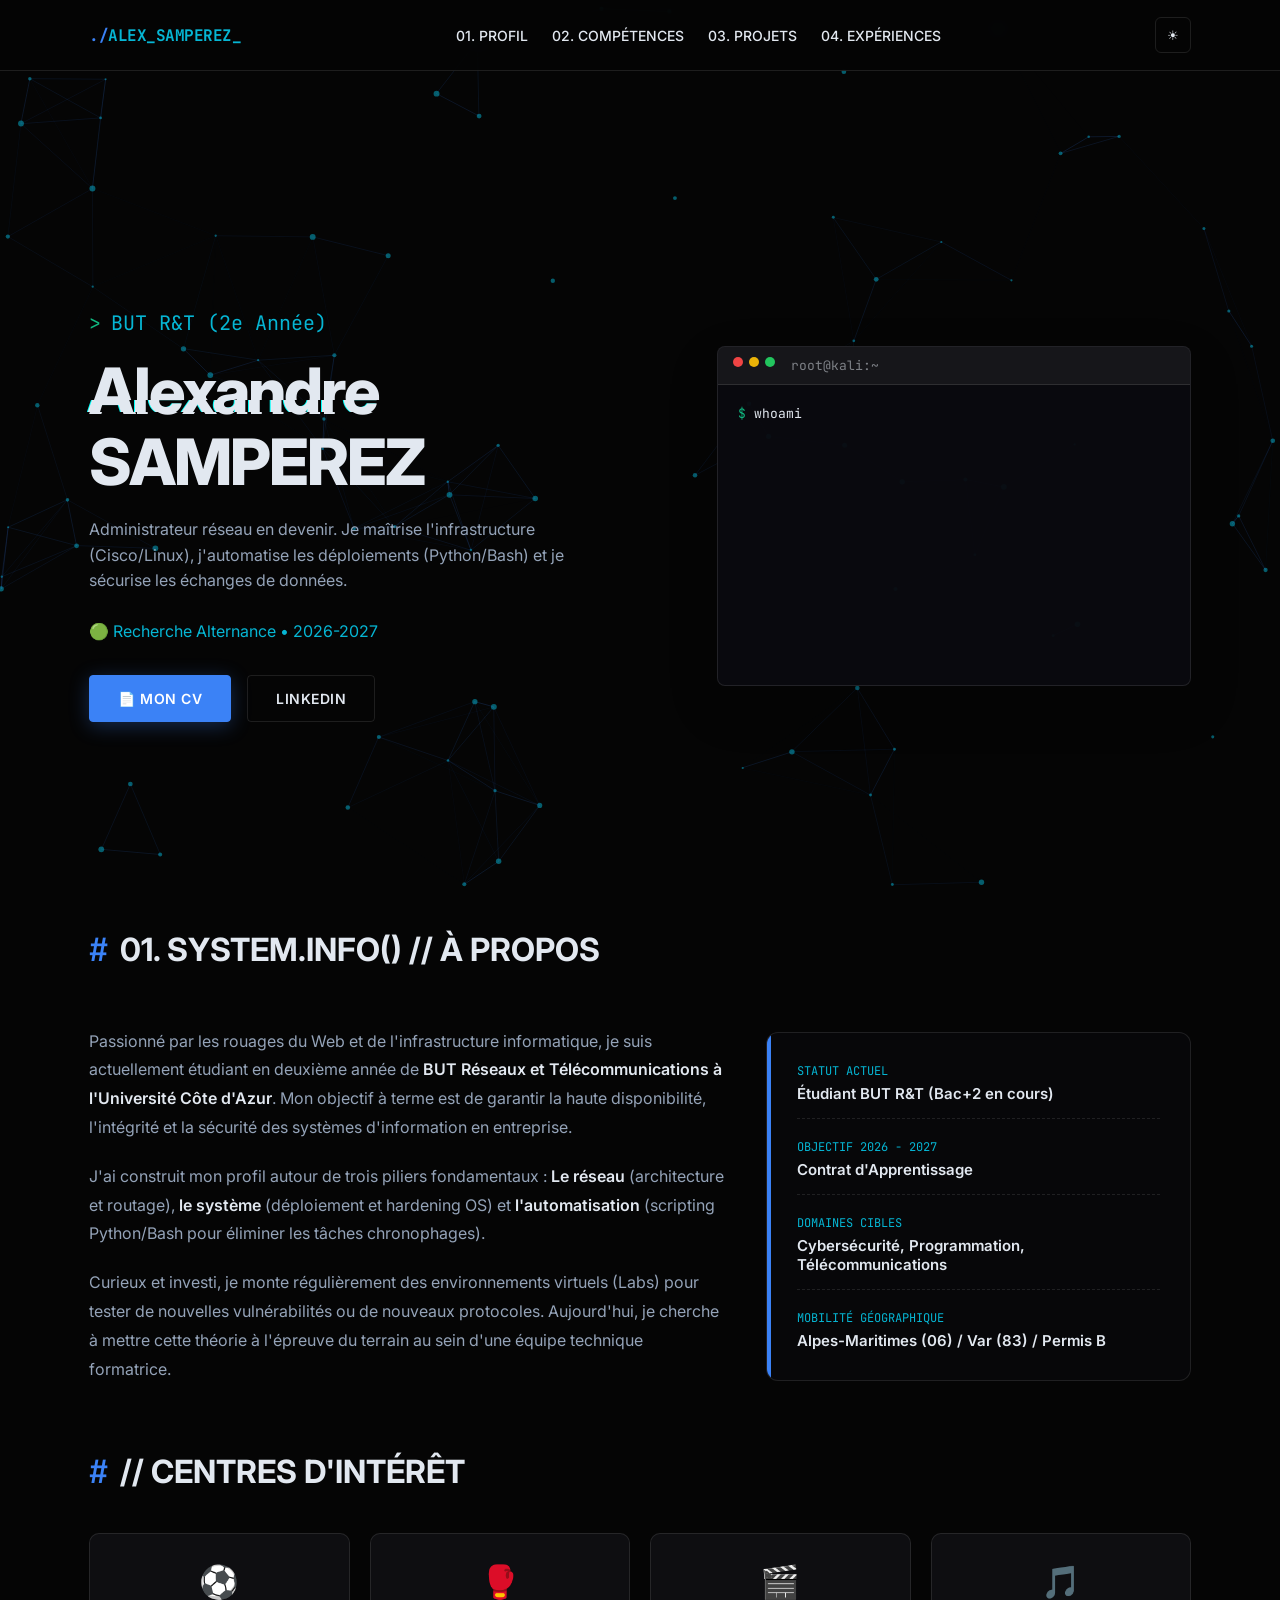
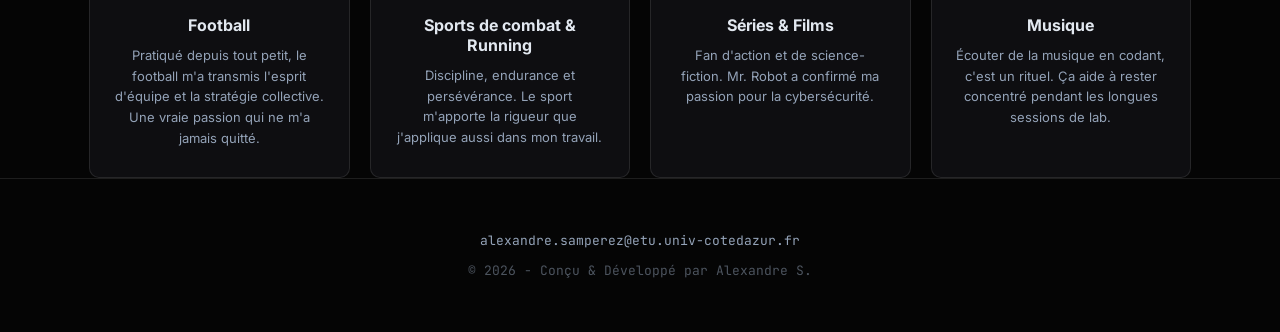
<file: index.html>
<!DOCTYPE html>
<html lang="fr" data-theme="dark">
<head>
  <meta charset="utf-8" />
  <meta name="viewport" content="width=device-width,initial-scale=1" />
  <title>Portfolio – Alexandre SAMPEREZ | R&T</title>
  <meta name="description" content="Portfolio Alexandre SAMPEREZ – BUT R&T – Réseaux, Systèmes & Cybersécurité">
  <link href="https://fonts.googleapis.com/css2?family=JetBrains+Mono:wght@400;700&family=Inter:wght@400;600;800&display=swap" rel="stylesheet">
  <link rel="icon" type="image/png" href="favicon.png"> 
  <link rel="stylesheet" href="style.css">
</head>
<body>
  <canvas id="network-canvas"></canvas>

  <header>
    <div class="container nav">
      <div class="brand">
        <span style="color:var(--pri)">./</span>ALEX_SAMPEREZ<span class="cursor">_</span>
      </div>
      <nav class="navlinks">
        <a href="index.html">01. PROFIL</a>
        <a href="competences.html">02. COMPÉTENCES</a>
        <a href="projects.html">03. PROJETS</a>
        <a href="experiences.html">04. EXPÉRIENCES</a>
      </nav>
      <div class="header-actions">
        <button id="themeToggle" class="btn-icon" title="Changer le thème">☀</button>
        <button class="burger" id="burger" aria-label="Menu">
          <span></span><span></span><span></span>
        </button>
      </div>
    </div>
  </header>

  <main>
    <section class="hero container">
      <div class="hero-grid">
        <div class="hero-text reveal active">
          <div class="subtitle">BUT R&T (2e Année)</div>
          <h1 class="glitch" data-text="Alexandre SAMPEREZ">Alexandre SAMPEREZ</h1>
          <p class="desc">
            Administrateur réseau en devenir. Je maîtrise l'infrastructure (Cisco/Linux), j'automatise les déploiements (Python/Bash) et je sécurise les échanges de données.
            <br><br>
            <span style="color:var(--accent)">🟢 Recherche Alternance • 2026-2027 </span>
          </p>
          <div class="cta-group">
            <a href="CV_SAMPEREZ_Alexandre.pdf" target="_blank" class="btn btn-pri">📄 MON CV</a>
            <a href="https://linkedin.com/in/alexandresamperez" target="_blank" class="btn btn-sec">LinkedIn</a>
          </div>
        </div>

        <div class="terminal reveal active">
          <div class="terminal-header">
            <div class="dot red"></div><div class="dot yellow"></div><div class="dot green"></div>
            <span style="margin-left:10px; opacity:0.5">root@kali:~</span>
          </div>
          <div class="terminal-body" id="term-body">
            </div>
        </div>
      </div>
    </section>

    <section id="about" class="container" style="padding-top: 20px;">
      <h2 class="reveal">01. SYSTEM.INFO() // À PROPOS</h2>
      
      <div class="about-grid reveal">
        <div class="about-text">
          <p>
            Passionné par les rouages du Web et de l'infrastructure informatique, je suis actuellement étudiant en deuxième année de <strong>BUT Réseaux et Télécommunications à l'Université Côte d'Azur</strong>. Mon objectif à terme est de garantir la haute disponibilité, l'intégrité et la sécurité des systèmes d'information en entreprise.
          </p>
          <p>
            J'ai construit mon profil autour de trois piliers fondamentaux : <strong>Le réseau</strong> (architecture et routage), <strong>le système</strong> (déploiement et hardening OS) et <strong>l'automatisation</strong> (scripting Python/Bash pour éliminer les tâches chronophages).
          </p>
          <p>
            Curieux et investi, je monte régulièrement des environnements virtuels (Labs) pour tester de nouvelles vulnérabilités ou de nouveaux protocoles. Aujourd'hui, je cherche à mettre cette théorie à l'épreuve du terrain au sein d'une équipe technique formatrice.
          </p>
        </div>

        <div class="id-card">
          <div class="id-item">
            <span class="id-label">Statut Actuel</span>
            <span class="id-value">Étudiant BUT R&T (Bac+2 en cours)</span>
          </div>
          <div class="id-item">
            <span class="id-label">Objectif 2026 - 2027</span>
            <span class="id-value">Contrat d'Apprentissage</span>
          </div>
          <div class="id-item">
            <span class="id-label">Domaines cibles</span>
            <span class="id-value">Cybersécurité, Programmation, Télécommunications </span>
          </div>
          <div class="id-item">
            <span class="id-label">Mobilité Géographique</span>
            <span class="id-value">Alpes-Maritimes (06) / Var (83) / Permis B</span>
          </div>
        </div>
      </div>
    </section>

    <section id="passions" class="container" style="padding-top: 20px;">
      <h2 class="reveal">// CENTRES D'INTÉRÊT</h2>

      <div class="passions-grid reveal">
        <div class="passion-card">
          <span class="passion-icon">&#x26BD;</span>
          <h4 class="passion-title">Football</h4>
          <p class="passion-desc">Pratiqué depuis tout petit, le football m'a transmis l'esprit d'équipe et la stratégie collective. Une vraie passion qui ne m'a jamais quitté.</p>
        </div>
        <div class="passion-card">
          <span class="passion-icon">&#x1F94A;</span>
          <h4 class="passion-title">Sports de combat & Running</h4>
          <p class="passion-desc">Discipline, endurance et persévérance. Le sport m'apporte la rigueur que j'applique aussi dans mon travail.</p>
        </div>
        <div class="passion-card">
          <span class="passion-icon">&#x1F3AC;</span>
          <h4 class="passion-title">Séries & Films</h4>
          <p class="passion-desc">Fan d'action et de science-fiction. Mr. Robot a confirmé ma passion pour la cybersécurité.</p>
        </div>
        <div class="passion-card">
          <span class="passion-icon">&#x1F3B5;</span>
          <h4 class="passion-title">Musique</h4>
          <p class="passion-desc">Écouter de la musique en codant, c'est un rituel. Ça aide à rester concentré pendant les longues sessions de lab.</p>
        </div>
      </div>
    </section>

  </main>

  <footer>
    <div class="container">
      <p>alexandre.samperez@etu.univ-cotedazur.fr</p>
      <p style="opacity:0.5; margin-top:10px">© <span id="year"></span> - Conçu & Développé par Alexandre S.</p>
    </div>
  </footer>

  <script src="script.js"></script>
</body>
</html>
</file>
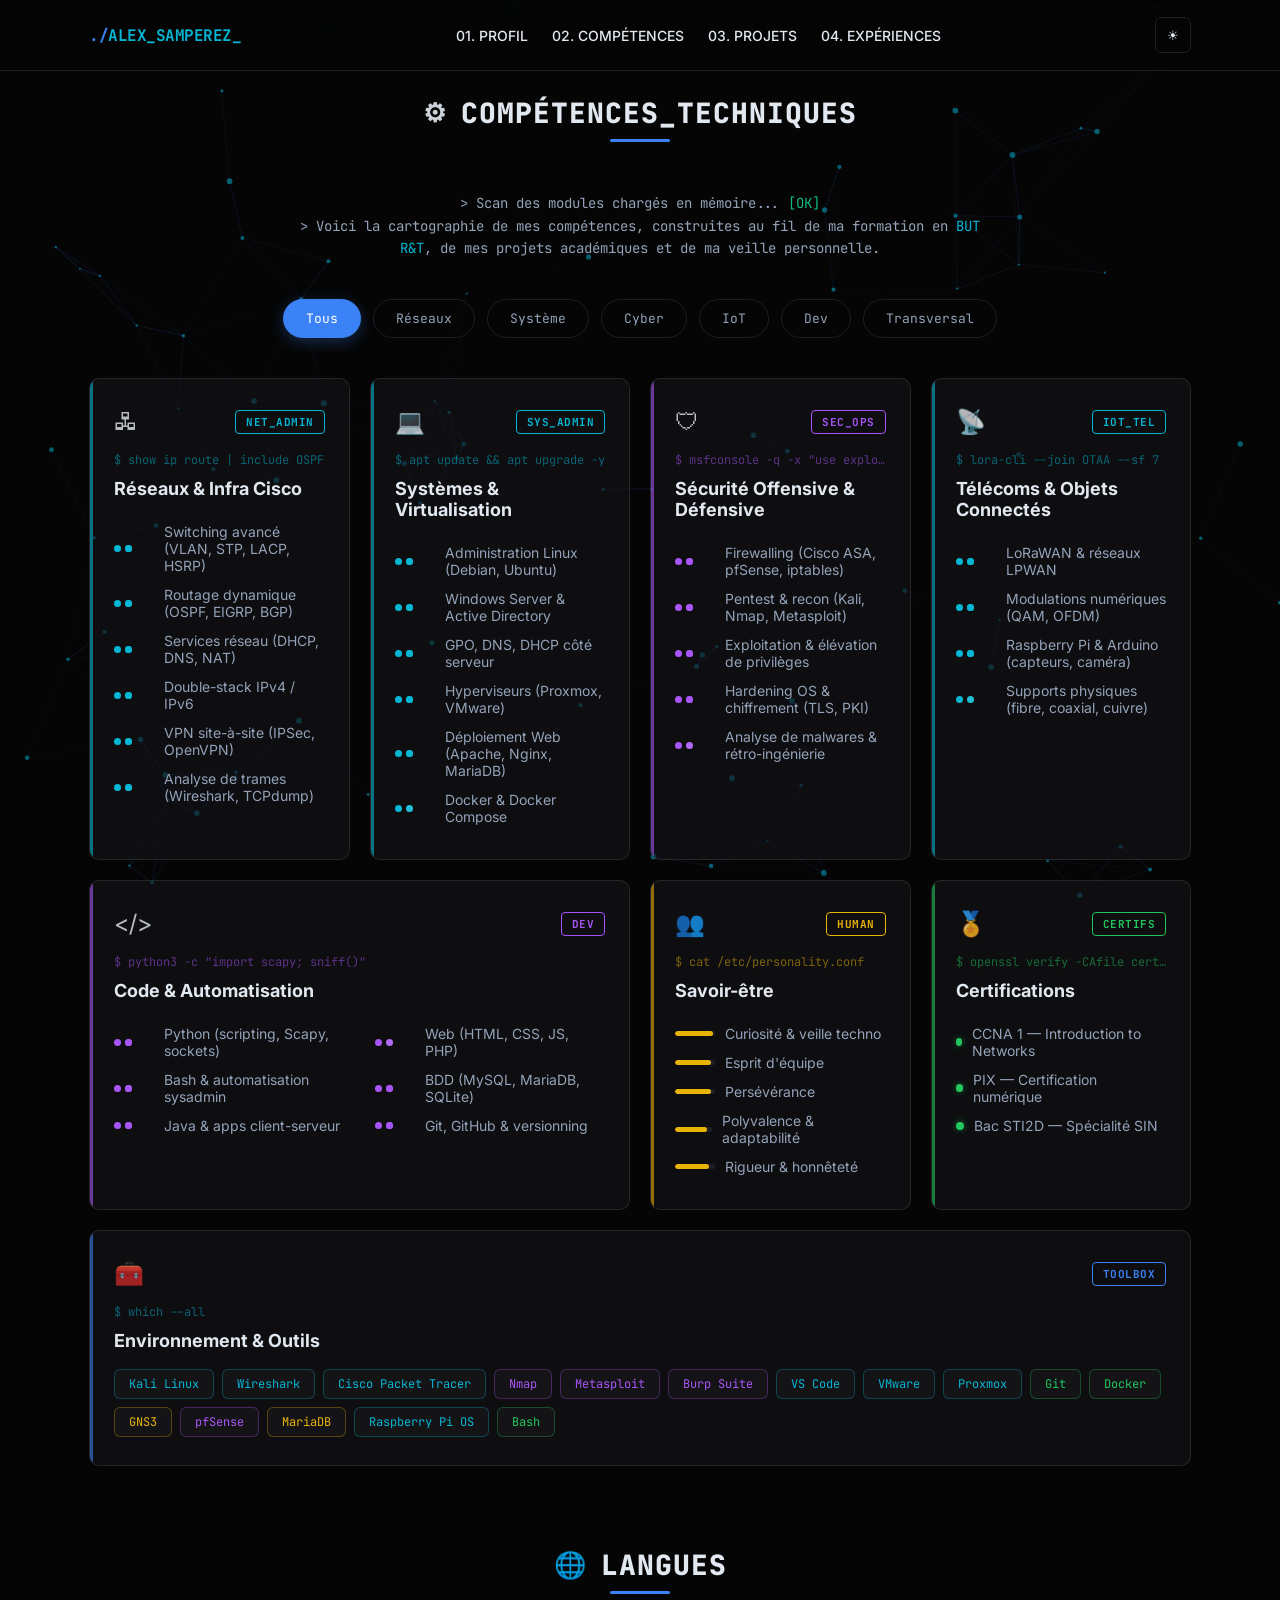
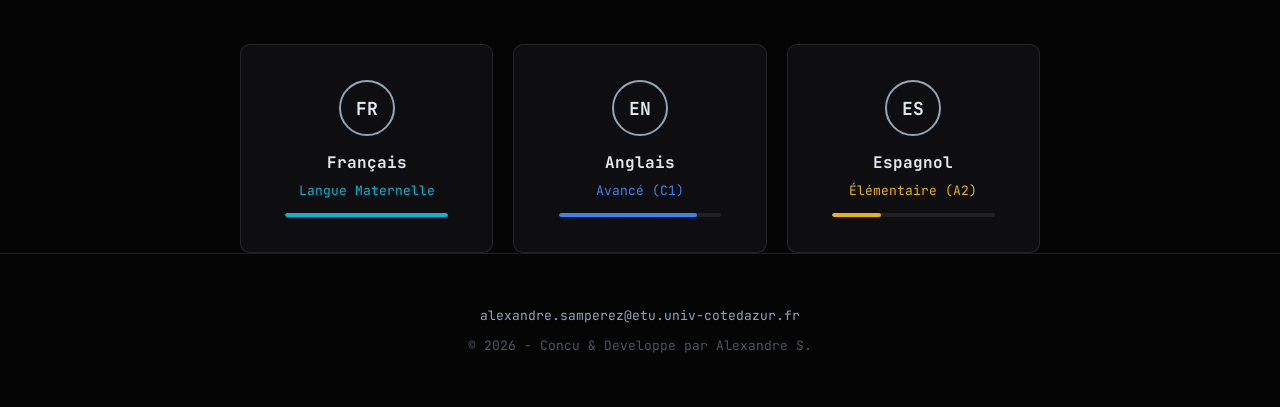
<file: competences.html>
<!DOCTYPE html>
<html lang="fr" data-theme="dark">
<head>
  <meta charset="utf-8" />
  <meta name="viewport" content="width=device-width,initial-scale=1" />
  <title>Competences – Alexandre SAMPEREZ</title>
  <link href="https://fonts.googleapis.com/css2?family=JetBrains+Mono:wght@400;700&family=Inter:wght@400;600;800&display=swap" rel="stylesheet">
  <link rel="icon" type="image/png" href="favicon.png">
  <link rel="stylesheet" href="style.css">
</head>
<body>
  <canvas id="network-canvas"></canvas>

  <header>
    <div class="container nav">
      <div class="brand">
        <span style="color:var(--pri)">./</span>ALEX_SAMPEREZ<span class="cursor">_</span>
      </div>
      <nav class="navlinks">
        <a href="index.html">01. PROFIL</a>
        <a href="competences.html">02. COMP&Eacute;TENCES</a>
        <a href="projects.html">03. PROJETS</a>
        <a href="experiences.html">04. EXP&Eacute;RIENCES</a>
      </nav>
      <div class="header-actions">
        <button id="themeToggle" class="btn-icon" title="Changer le theme">☀</button>
        <button class="burger" id="burger" aria-label="Menu">
          <span></span><span></span><span></span>
        </button>
      </div>
    </div>
  </header>

  <main>
    <section id="skills" class="container">

      <h2 class="section-heading reveal">
        <span class="heading-icon">&#x2699;</span>
        COMP&Eacute;TENCES_TECHNIQUES
      </h2>
      <div class="heading-line"></div>

      <p class="desc reveal" style="margin-bottom: 40px; text-align:center; margin-left:auto; margin-right:auto; max-width:700px; font-family: var(--font-mono); font-size: 14px;">
        &gt; Scan des modules charg&eacute;s en m&eacute;moire... <span style="color:var(--code)">[OK]</span><br>
        &gt; Voici la cartographie de mes comp&eacute;tences, construites au fil de ma formation en <span style="color:var(--accent)">BUT R&amp;T</span>, de mes projets acad&eacute;miques et de ma veille personnelle.
      </p>

      <!-- FILTER BAR -->
      <div class="sk-filter-bar reveal">
        <button class="sk-pill active" onclick="filterSkills('all')">Tous</button>
        <button class="sk-pill" onclick="filterSkills('net')">Réseaux</button>
        <button class="sk-pill" onclick="filterSkills('sys')">Système</button>
        <button class="sk-pill" onclick="filterSkills('cyber')">Cyber</button>
        <button class="sk-pill" onclick="filterSkills('iot')">IoT</button>
        <button class="sk-pill" onclick="filterSkills('dev')">Dev</button>
        <button class="sk-pill" onclick="filterSkills('soft')">Transversal</button>
      </div>

      <!-- SKILLS GRID -->
      <div class="sk-grid reveal">

        <!-- Réseaux & Infra -->
        <div class="sk-card" data-cat="net" data-accent="var(--accent)">
          <div class="sk-card-header">
            <span class="sk-card-icon">&#x1F5A7;</span>
            <span class="sk-badge" style="color:var(--accent); border-color:var(--accent);">NET_ADMIN</span>
          </div>
          <div class="sk-terminal-line">$ show ip route | include OSPF</div>
          <h3 class="sk-card-title">Réseaux & Infra Cisco</h3>
          <ul class="sk-list">
            <li><span class="sk-dots" data-level="4"></span> Switching avancé (VLAN, STP, LACP, HSRP)</li>
            <li><span class="sk-dots" data-level="4"></span> Routage dynamique (OSPF, EIGRP, BGP)</li>
            <li><span class="sk-dots" data-level="4"></span> Services réseau (DHCP, DNS, NAT)</li>
            <li><span class="sk-dots" data-level="3"></span> Double-stack IPv4 / IPv6</li>
            <li><span class="sk-dots" data-level="3"></span> VPN site-à-site (IPSec, OpenVPN)</li>
            <li><span class="sk-dots" data-level="4"></span> Analyse de trames (Wireshark, TCPdump)</li>
          </ul>
        </div>

        <!-- Système & Virtualisation -->
        <div class="sk-card" data-cat="sys" data-accent="var(--accent)">
          <div class="sk-card-header">
            <span class="sk-card-icon">&#x1F4BB;</span>
            <span class="sk-badge" style="color:var(--accent); border-color:var(--accent);">SYS_ADMIN</span>
          </div>
          <div class="sk-terminal-line">$ apt update && apt upgrade -y</div>
          <h3 class="sk-card-title">Systèmes & Virtualisation</h3>
          <ul class="sk-list">
            <li><span class="sk-dots" data-level="4"></span> Administration Linux (Debian, Ubuntu)</li>
            <li><span class="sk-dots" data-level="3"></span> Windows Server & Active Directory</li>
            <li><span class="sk-dots" data-level="3"></span> GPO, DNS, DHCP côté serveur</li>
            <li><span class="sk-dots" data-level="3"></span> Hyperviseurs (Proxmox, VMware)</li>
            <li><span class="sk-dots" data-level="3"></span> Déploiement Web (Apache, Nginx, MariaDB)</li>
            <li><span class="sk-dots" data-level="2"></span> Docker & Docker Compose</li>
          </ul>
        </div>

        <!-- Cybersécurité -->
        <div class="sk-card" data-cat="cyber" data-accent="#a855f7">
          <div class="sk-card-header">
            <span class="sk-card-icon">&#x1F6E1;</span>
            <span class="sk-badge" style="color:#a855f7; border-color:#a855f7;">SEC_OPS</span>
          </div>
          <div class="sk-terminal-line" style="color:#a855f7;">$ msfconsole -q -x "use exploit/"</div>
          <h3 class="sk-card-title">Sécurité Offensive & Défensive</h3>
          <ul class="sk-list">
            <li><span class="sk-dots" data-level="4"></span> Firewalling (Cisco ASA, pfSense, iptables)</li>
            <li><span class="sk-dots" data-level="3"></span> Pentest & recon (Kali, Nmap, Metasploit)</li>
            <li><span class="sk-dots" data-level="3"></span> Exploitation & élévation de privilèges</li>
            <li><span class="sk-dots" data-level="3"></span> Hardening OS & chiffrement (TLS, PKI)</li>
            <li><span class="sk-dots" data-level="2"></span> Analyse de malwares & rétro-ingénierie</li>
          </ul>
        </div>

        <!-- Télécoms & IoT -->
        <div class="sk-card" data-cat="iot" data-accent="var(--accent)">
          <div class="sk-card-header">
            <span class="sk-card-icon">&#x1F4E1;</span>
            <span class="sk-badge" style="color:var(--accent); border-color:var(--accent);">IOT_TEL</span>
          </div>
          <div class="sk-terminal-line">$ lora-cli --join OTAA --sf 7</div>
          <h3 class="sk-card-title">Télécoms & Objets Connectés</h3>
          <ul class="sk-list">
            <li><span class="sk-dots" data-level="3"></span> LoRaWAN & réseaux LPWAN</li>
            <li><span class="sk-dots" data-level="3"></span> Modulations numériques (QAM, OFDM)</li>
            <li><span class="sk-dots" data-level="3"></span> Raspberry Pi & Arduino (capteurs, caméra)</li>
            <li><span class="sk-dots" data-level="2"></span> Supports physiques (fibre, coaxial, cuivre)</li>
          </ul>
        </div>

        <!-- Dev & Scripting -->
        <div class="sk-card sk-wide" data-cat="dev" data-accent="#a855f7">
          <div class="sk-card-header">
            <span class="sk-card-icon">&lt;/&gt;</span>
            <span class="sk-badge" style="color:#a855f7; border-color:#a855f7;">DEV</span>
          </div>
          <div class="sk-terminal-line" style="color:#a855f7;">$ python3 -c "import scapy; sniff()"</div>
          <h3 class="sk-card-title">Code & Automatisation</h3>
          <div class="sk-split">
            <ul class="sk-list">
              <li><span class="sk-dots" data-level="4"></span> Python (scripting, Scapy, sockets)</li>
              <li><span class="sk-dots" data-level="3"></span> Bash & automatisation sysadmin</li>
              <li><span class="sk-dots" data-level="3"></span> Java & apps client-serveur</li>
            </ul>
            <ul class="sk-list">
              <li><span class="sk-dots" data-level="2"></span> Web (HTML, CSS, JS, PHP)</li>
              <li><span class="sk-dots" data-level="3"></span> BDD (MySQL, MariaDB, SQLite)</li>
              <li><span class="sk-dots" data-level="3"></span> Git, GitHub & versionning</li>
            </ul>
          </div>
        </div>

        <!-- Savoir-être -->
        <div class="sk-card" data-cat="soft" data-accent="#eab308">
          <div class="sk-card-header">
            <span class="sk-card-icon">&#x1F465;</span>
            <span class="sk-badge" style="color:#eab308; border-color:#eab308;">HUMAN</span>
          </div>
          <div class="sk-terminal-line" style="color:#eab308;">$ cat /etc/personality.conf</div>
          <h3 class="sk-card-title">Savoir-être</h3>
          <ul class="sk-list">
            <li><span class="sk-bar" style="--bar-w:95%; --bar-color:#eab308;"></span> Curiosité & veille techno</li>
            <li><span class="sk-bar" style="--bar-w:90%; --bar-color:#eab308;"></span> Esprit d'équipe</li>
            <li><span class="sk-bar" style="--bar-w:90%; --bar-color:#eab308;"></span> Persévérance</li>
            <li><span class="sk-bar" style="--bar-w:85%; --bar-color:#eab308;"></span> Polyvalence & adaptabilité</li>
            <li><span class="sk-bar" style="--bar-w:85%; --bar-color:#eab308;"></span> Rigueur & honnêteté</li>
          </ul>
        </div>

        <!-- Certifications -->
        <div class="sk-card" data-cat="soft" data-accent="#22c55e">
          <div class="sk-card-header">
            <span class="sk-card-icon">&#x1F3C5;</span>
            <span class="sk-badge" style="color:#22c55e; border-color:#22c55e;">CERTIFS</span>
          </div>
          <div class="sk-terminal-line" style="color:#22c55e;">$ openssl verify -CAfile certs/</div>
          <h3 class="sk-card-title">Certifications</h3>
          <ul class="sk-list sk-list-certs">
            <li><span class="sk-cert-status ok"></span> CCNA 1 — Introduction to Networks</li>
            <li><span class="sk-cert-status ok"></span> PIX — Certification numérique</li>
            <li><span class="sk-cert-status ok"></span> Bac STI2D — Spécialité SIN</li>
          </ul>
        </div>

        <!-- Toolbox -->
        <div class="sk-card sk-toolbox sk-wide" data-cat="all" data-accent="var(--pri)">
          <div class="sk-card-header">
            <span class="sk-card-icon">&#x1F9F0;</span>
            <span class="sk-badge" style="color:var(--pri); border-color:var(--pri);">TOOLBOX</span>
          </div>
          <div class="sk-terminal-line">$ which --all</div>
          <h3 class="sk-card-title">Environnement & Outils</h3>
          <div class="sk-chips">
            <span class="sk-chip sk-chip--cyan">Kali Linux</span>
            <span class="sk-chip sk-chip--cyan">Wireshark</span>
            <span class="sk-chip sk-chip--cyan">Cisco Packet Tracer</span>
            <span class="sk-chip sk-chip--purple">Nmap</span>
            <span class="sk-chip sk-chip--purple">Metasploit</span>
            <span class="sk-chip sk-chip--purple">Burp Suite</span>
            <span class="sk-chip sk-chip--cyan">VS Code</span>
            <span class="sk-chip sk-chip--cyan">VMware</span>
            <span class="sk-chip sk-chip--cyan">Proxmox</span>
            <span class="sk-chip sk-chip--green">Git</span>
            <span class="sk-chip sk-chip--green">Docker</span>
            <span class="sk-chip sk-chip--yellow">GNS3</span>
            <span class="sk-chip sk-chip--purple">pfSense</span>
            <span class="sk-chip sk-chip--yellow">MariaDB</span>
            <span class="sk-chip sk-chip--cyan">Raspberry Pi OS</span>
            <span class="sk-chip sk-chip--green">Bash</span>
          </div>
        </div>

      </div>

      <!-- LANGUES -->
      <h2 class="section-heading reveal" style="margin-top:80px;">
        <span class="heading-icon">&#x1F310;</span>
        LANGUES
      </h2>
      <div class="heading-line"></div>

      <div class="lang-grid reveal">
        <div class="lang-card">
          <div class="lang-circle">FR</div>
          <h4 class="lang-name">Français</h4>
          <span class="lang-level" style="color:var(--accent)">Langue Maternelle</span>
          <div class="lang-bar-track"><div class="lang-bar-fill" style="--lang-w:100%; --lang-color:var(--accent);"></div></div>
        </div>
        <div class="lang-card">
          <div class="lang-circle">EN</div>
          <h4 class="lang-name">Anglais</h4>
          <span class="lang-level" style="color:var(--pri)">Avancé (C1)</span>
          <div class="lang-bar-track"><div class="lang-bar-fill" style="--lang-w:85%; --lang-color:var(--pri);"></div></div>
        </div>
        <div class="lang-card">
          <div class="lang-circle">ES</div>
          <h4 class="lang-name">Espagnol</h4>
          <span class="lang-level" style="color:#eab308">Élémentaire (A2)</span>
          <div class="lang-bar-track"><div class="lang-bar-fill" style="--lang-w:30%; --lang-color:#eab308;"></div></div>
        </div>
      </div>

    </section>
  </main>

  <footer>
    <div class="container">
      <p>alexandre.samperez@etu.univ-cotedazur.fr</p>
      <p style="opacity:0.5; margin-top:10px">&copy; <span id="year"></span> - Concu & Developpe par Alexandre S.</p>
    </div>
  </footer>

  <script src="script.js"></script>
</body>
</html>
</file>
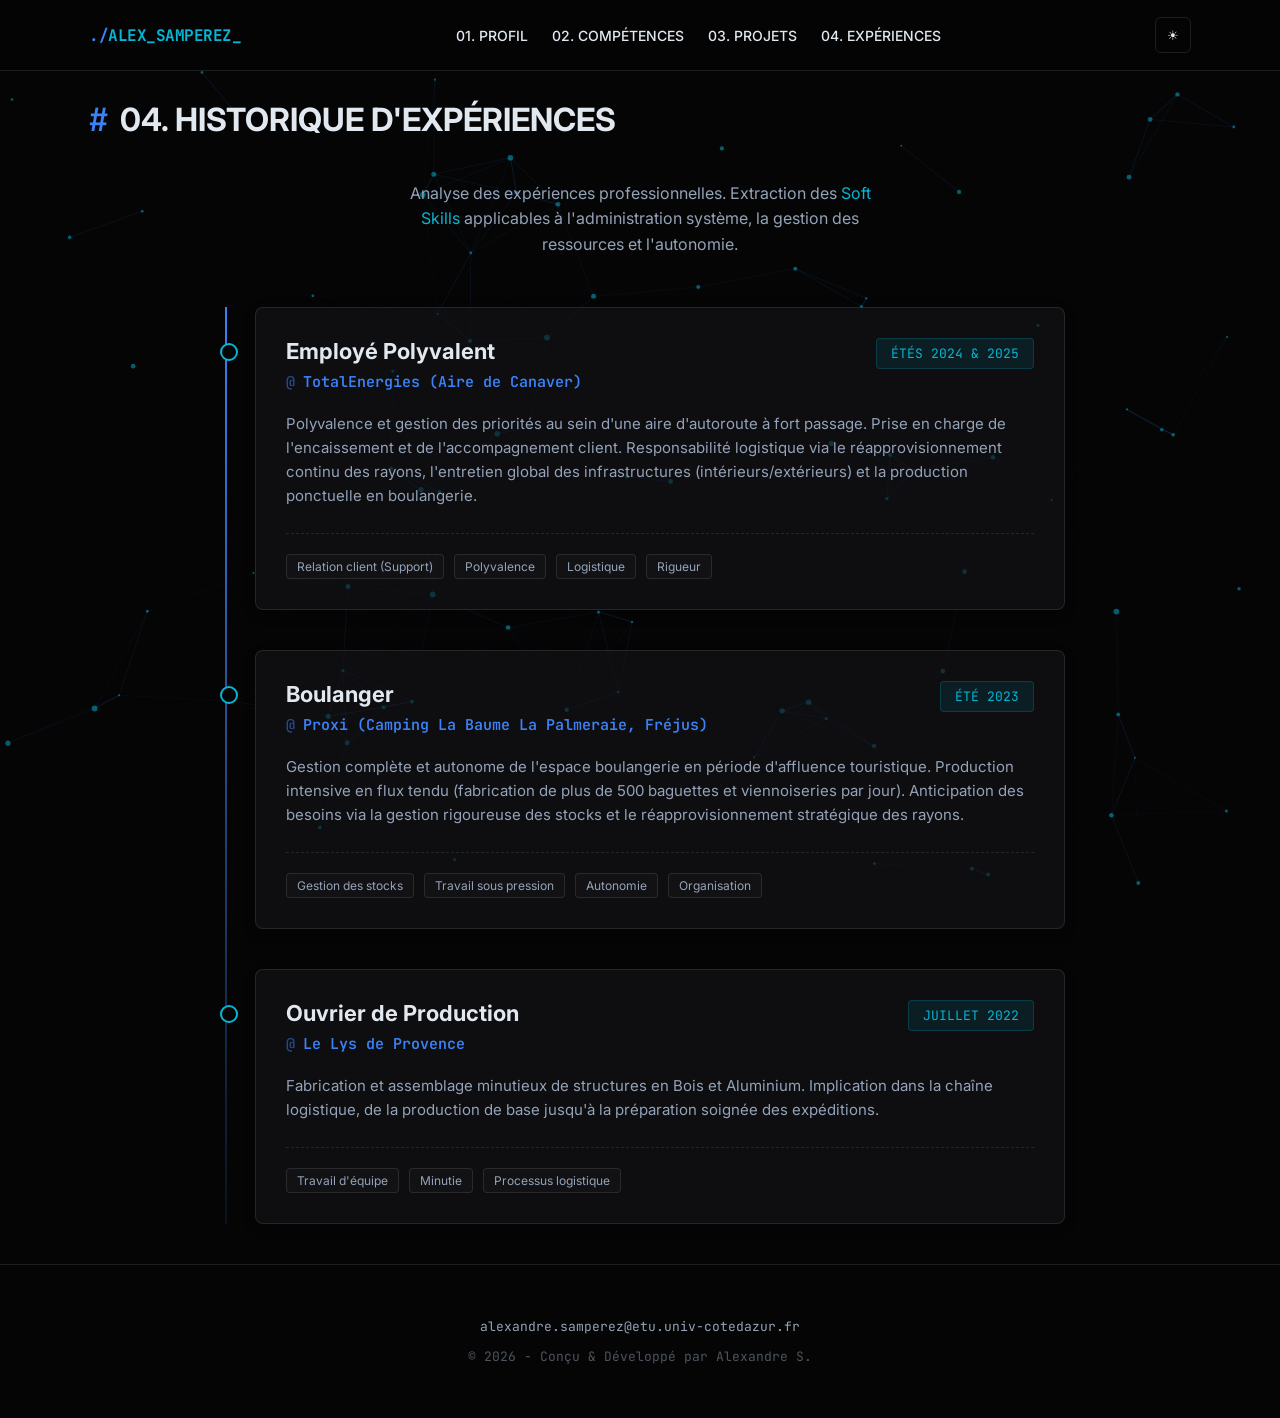
<file: experiences.html>
<!DOCTYPE html>
<html lang="fr" data-theme="dark">
<head>
  <meta charset="utf-8" />
  <meta name="viewport" content="width=device-width,initial-scale=1" />
  <title>Expériences – Alexandre SAMPEREZ</title>
  <link href="https://fonts.googleapis.com/css2?family=JetBrains+Mono:wght@400;700&family=Inter:wght@400;600;800&display=swap" rel="stylesheet">
  <link rel="icon" type="image/png" href="favicon.png"> 
  <link rel="stylesheet" href="style.css">
</head>
<body>
  <canvas id="network-canvas"></canvas>

  <header>
    <div class="container nav">
      <div class="brand">
        <span style="color:var(--pri)">./</span>ALEX_SAMPEREZ<span class="cursor">_</span>
      </div>
      <nav class="navlinks">
        <a href="index.html">01. PROFIL</a>
        <a href="competences.html">02. COMPÉTENCES</a>
        <a href="projects.html">03. PROJETS</a>
        <a href="experiences.html">04. EXPÉRIENCES</a>
      </nav>
      <div class="header-actions">
        <button id="themeToggle" class="btn-icon" title="Changer le thème">☀</button>
        <button class="burger" id="burger" aria-label="Menu">
          <span></span><span></span><span></span>
        </button>
      </div>
    </div>
  </header>

  <main>
    <section id="xp" class="container">
      <h2 class="reveal">04. HISTORIQUE D'EXPÉRIENCES</h2>
      
      <p class="desc reveal" style="margin-bottom: 50px; text-align: center; margin-left: auto; margin-right: auto;">
        Analyse des expériences professionnelles. Extraction des <span style="color:var(--accent)">Soft Skills</span> applicables à l'administration système, la gestion des ressources et l'autonomie.
      </p>

      <div class="tech-timeline">
        
        <div class="tech-xp-card reveal">
          <div class="xp-header">
            <div class="xp-title-wrapper">
              <h3>Employé Polyvalent</h3>
              <span class="xp-company">TotalEnergies (Aire de Canaver)</span>
            </div>
            <span class="xp-date-badge">ÉTÉS 2024 & 2025</span>
          </div>
          <p class="xp-desc">
            Polyvalence et gestion des priorités au sein d'une aire d'autoroute à fort passage. Prise en charge de l'encaissement et de l'accompagnement client. Responsabilité logistique via le réapprovisionnement continu des rayons, l'entretien global des infrastructures (intérieurs/extérieurs) et la production ponctuelle en boulangerie.
          </p>
          <div class="xp-soft-skills">
            <span class="xp-skill-tag">Relation client (Support)</span>
            <span class="xp-skill-tag">Polyvalence</span>
            <span class="xp-skill-tag">Logistique</span>
            <span class="xp-skill-tag">Rigueur</span>
          </div>
        </div>

        <div class="tech-xp-card reveal">
          <div class="xp-header">
            <div class="xp-title-wrapper">
              <h3>Boulanger</h3>
              <span class="xp-company">Proxi (Camping La Baume La Palmeraie, Fréjus)</span>
            </div>
            <span class="xp-date-badge">ÉTÉ 2023</span>
          </div>
          <p class="xp-desc">
            Gestion complète et autonome de l'espace boulangerie en période d'affluence touristique. Production intensive en flux tendu (fabrication de plus de 500 baguettes et viennoiseries par jour). Anticipation des besoins via la gestion rigoureuse des stocks et le réapprovisionnement stratégique des rayons.
          </p>
          <div class="xp-soft-skills">
            <span class="xp-skill-tag">Gestion des stocks</span>
            <span class="xp-skill-tag">Travail sous pression</span>
            <span class="xp-skill-tag">Autonomie</span>
            <span class="xp-skill-tag">Organisation</span>
          </div>
        </div>

        <div class="tech-xp-card reveal">
          <div class="xp-header">
            <div class="xp-title-wrapper">
              <h3>Ouvrier de Production</h3>
              <span class="xp-company">Le Lys de Provence</span>
            </div>
            <span class="xp-date-badge">JUILLET 2022</span>
          </div>
          <p class="xp-desc">
            Fabrication et assemblage minutieux de structures en Bois et Aluminium. Implication dans la chaîne logistique, de la production de base jusqu'à la préparation soignée des expéditions.
          </p>
          <div class="xp-soft-skills">
            <span class="xp-skill-tag">Travail d'équipe</span>
            <span class="xp-skill-tag">Minutie</span>
            <span class="xp-skill-tag">Processus logistique</span>
          </div>
        </div>

      </div>
    </section>
  </main>

  <footer>
    <div class="container">
      <p>alexandre.samperez@etu.univ-cotedazur.fr</p>
      <p style="opacity:0.5; margin-top:10px">© <span id="year"></span> - Conçu & Développé par Alexandre S.</p>
    </div>
  </footer>

  <script src="script.js"></script>
</body>
</html>
</file>
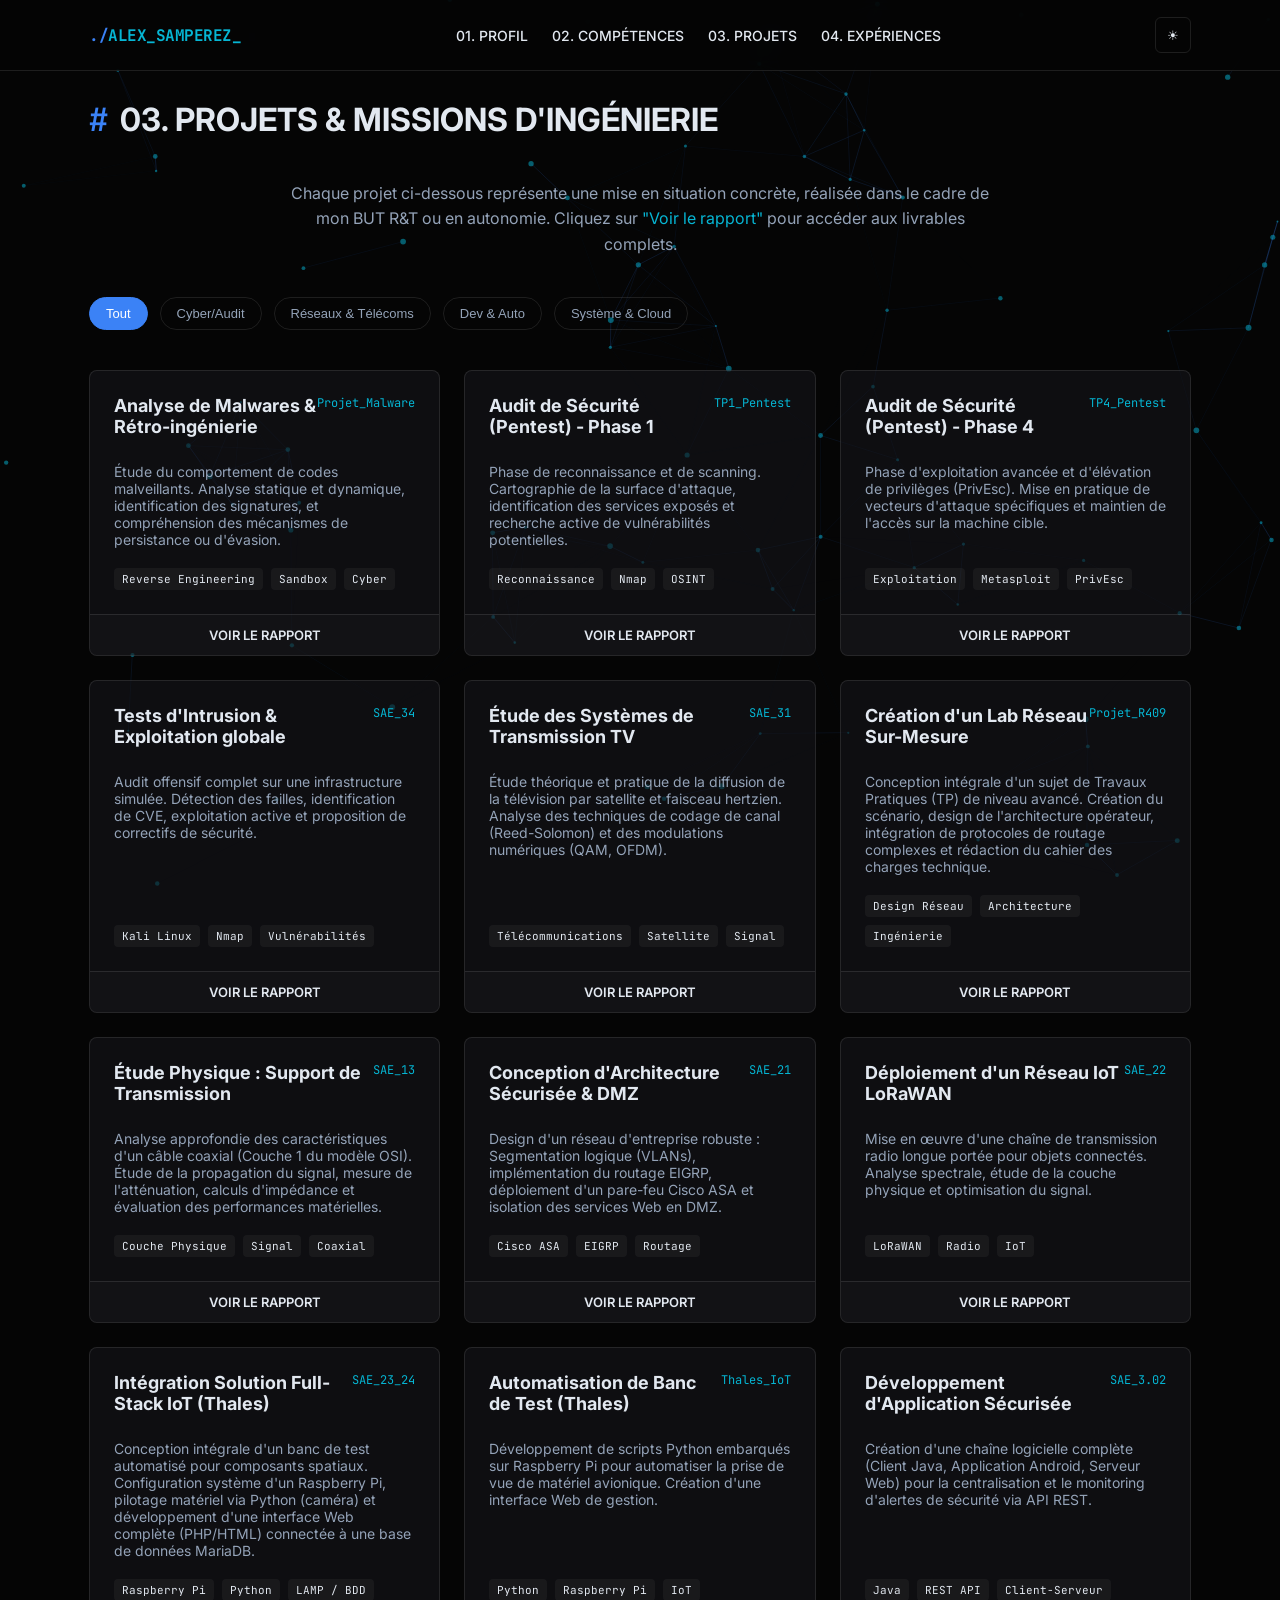
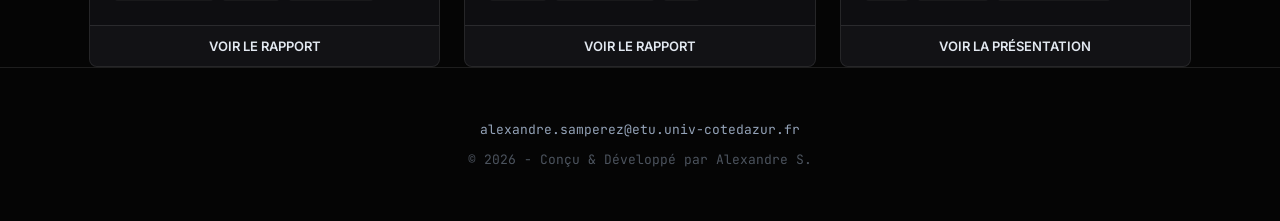
<file: projects.html>
<!DOCTYPE html>
<html lang="fr" data-theme="dark">
<head>
  <meta charset="utf-8" />
  <meta name="viewport" content="width=device-width,initial-scale=1" />
  <title>Projets – Alexandre SAMPEREZ</title>
  <link href="https://fonts.googleapis.com/css2?family=JetBrains+Mono:wght@400;700&family=Inter:wght@400;600;800&display=swap" rel="stylesheet">
  <link rel="icon" type="image/png" href="favicon.png"> 
  <link rel="stylesheet" href="style.css">
</head>
<body>
  <canvas id="network-canvas"></canvas>

  <header>
    <div class="container nav">
      <div class="brand">
        <span style="color:var(--pri)">./</span>ALEX_SAMPEREZ<span class="cursor">_</span>
      </div>
      <nav class="navlinks">
        <a href="index.html">01. PROFIL</a>
        <a href="competences.html">02. COMPÉTENCES</a>
        <a href="projects.html">03. PROJETS</a>
        <a href="experiences.html">04. EXPÉRIENCES</a>
      </nav>
      <div class="header-actions">
        <button id="themeToggle" class="btn-icon" title="Changer le thème">☀</button>
        <button class="burger" id="burger" aria-label="Menu">
          <span></span><span></span><span></span>
        </button>
      </div>
    </div>
  </header>

  <main>
    <section id="projects" class="container">
      <h2 class="reveal">03. PROJETS & MISSIONS D'INGÉNIERIE</h2>

      <p class="desc reveal" style="margin-bottom: 40px; text-align:center; margin-left:auto; margin-right:auto; max-width:700px;">
        Chaque projet ci-dessous représente une mise en situation concrète, réalisée dans le cadre de mon BUT R&T ou en autonomie. Cliquez sur <span style="color:var(--accent)">"Voir le rapport"</span> pour accéder aux livrables complets.
      </p>

      <div class="filter-bar reveal">
        <button class="filter-pill active" onclick="filter('all')">Tout</button>
        <button class="filter-pill" onclick="filter('cyber')">Cyber/Audit</button>
        <button class="filter-pill" onclick="filter('net')">Réseaux & Télécoms</button>
        <button class="filter-pill" onclick="filter('dev')">Dev & Auto</button>
        <button class="filter-pill" onclick="filter('system')">Système & Cloud</button>
      </div>

      <div class="project-grid">
        
        <div class="project-card reveal" data-cat="cyber">
          <div class="p-body">
            <div class="p-head">
              <h3 class="p-title">Analyse de Malwares & Rétro-ingénierie</h3>
              <span class="p-folder">Projet_Malware</span>
            </div>
            <p class="p-desc">Étude du comportement de codes malveillants. Analyse statique et dynamique, identification des signatures, et compréhension des mécanismes de persistance ou d'évasion.</p>
            <div class="p-tags">
              <span class="tag">Reverse Engineering</span>
              <span class="tag">Sandbox</span>
              <span class="tag">Cyber</span>
            </div>
          </div>
          <a href="Rapport_Malware_SAMPEREZ_Alexandre.pdf" target="_blank" class="p-link">VOIR LE RAPPORT</a>
        </div>

        <div class="project-card reveal" data-cat="cyber">
          <div class="p-body">
            <div class="p-head">
              <h3 class="p-title">Audit de Sécurité (Pentest) - Phase 1</h3>
              <span class="p-folder">TP1_Pentest</span>
            </div>
            <p class="p-desc">Phase de reconnaissance et de scanning. Cartographie de la surface d'attaque, identification des services exposés et recherche active de vulnérabilités potentielles.</p>
            <div class="p-tags">
              <span class="tag">Reconnaissance</span>
              <span class="tag">Nmap</span>
              <span class="tag">OSINT</span>
            </div>
          </div>
          <a href="RapportPenTest_TP1_SAMPEREZ_Alexandre.pdf" target="_blank" class="p-link">VOIR LE RAPPORT</a>
        </div>

        <div class="project-card reveal" data-cat="cyber">
          <div class="p-body">
            <div class="p-head">
              <h3 class="p-title">Audit de Sécurité (Pentest) - Phase 4</h3>
              <span class="p-folder">TP4_Pentest</span>
            </div>
            <p class="p-desc">Phase d'exploitation avancée et d'élévation de privilèges (PrivEsc). Mise en pratique de vecteurs d'attaque spécifiques et maintien de l'accès sur la machine cible.</p>
            <div class="p-tags">
              <span class="tag">Exploitation</span>
              <span class="tag">Metasploit</span>
              <span class="tag">PrivEsc</span>
            </div>
          </div>
          <a href="RapportPenTest_TP4_SAMPEREZ_Alexandre.pdf" target="_blank" class="p-link">VOIR LE RAPPORT</a>
        </div>

        <div class="project-card reveal" data-cat="cyber">
          <div class="p-body">
            <div class="p-head">
              <h3 class="p-title">Tests d'Intrusion & Exploitation globale</h3>
              <span class="p-folder">SAE_34</span>
            </div>
            <p class="p-desc">Audit offensif complet sur une infrastructure simulée. Détection des failles, identification de CVE, exploitation active et proposition de correctifs de sécurité.</p>
            <div class="p-tags">
              <span class="tag">Kali Linux</span>
              <span class="tag">Nmap</span>
              <span class="tag">Vulnérabilités</span>
            </div>
          </div>
          <a href="RAPPORT_SAE34_SAMPEREZ_Alexandre.pdf" target="_blank" class="p-link">VOIR LE RAPPORT</a>
        </div>

        <div class="project-card reveal" data-cat="net">
          <div class="p-body">
            <div class="p-head">
              <h3 class="p-title">Étude des Systèmes de Transmission TV</h3>
              <span class="p-folder">SAE_31</span>
            </div>
            <p class="p-desc">Étude théorique et pratique de la diffusion de la télévision par satellite et faisceau hertzien. Analyse des techniques de codage de canal (Reed-Solomon) et des modulations numériques (QAM, OFDM).</p>
            <div class="p-tags">
              <span class="tag">Télécommunications</span>
              <span class="tag">Satellite</span>
              <span class="tag">Signal</span>
            </div>
          </div>
          <a href="CR_saé31.pdf" target="_blank" class="p-link">VOIR LE RAPPORT</a>
        </div>

        <div class="project-card reveal" data-cat="net">
          <div class="p-body">
            <div class="p-head">
              <h3 class="p-title">Création d'un Lab Réseau Sur-Mesure</h3>
              <span class="p-folder">Projet_R409</span>
            </div>
            <p class="p-desc">Conception intégrale d'un sujet de Travaux Pratiques (TP) de niveau avancé. Création du scénario, design de l'architecture opérateur, intégration de protocoles de routage complexes et rédaction du cahier des charges technique.</p>
            <div class="p-tags">
              <span class="tag">Design Réseau</span>
              <span class="tag">Architecture</span>
              <span class="tag">Ingénierie</span>
            </div>
          </div>
          <a href="R409_TP_BADAOUI_SAMPEREZ.docx (1).pdf" target="_blank" class="p-link">VOIR LE RAPPORT</a>
        </div>

        <div class="project-card reveal" data-cat="net">
          <div class="p-body">
            <div class="p-head">
              <h3 class="p-title">Étude Physique : Support de Transmission</h3>
              <span class="p-folder">SAE_13</span>
            </div>
            <p class="p-desc">Analyse approfondie des caractéristiques d'un câble coaxial (Couche 1 du modèle OSI). Étude de la propagation du signal, mesure de l'atténuation, calculs d'impédance et évaluation des performances matérielles.</p>
            <div class="p-tags">
              <span class="tag">Couche Physique</span>
              <span class="tag">Signal</span>
              <span class="tag">Coaxial</span>
            </div>
          </div>
          <a href="SA Alexandre-SAE13-Rapport.pdf" target="_blank" class="p-link">VOIR LE RAPPORT</a>
        </div>

        <div class="project-card reveal" data-cat="net cyber">
          <div class="p-body">
            <div class="p-head">
              <h3 class="p-title">Conception d'Architecture Sécurisée & DMZ</h3>
              <span class="p-folder">SAE_21</span>
            </div>
            <p class="p-desc">Design d'un réseau d'entreprise robuste : Segmentation logique (VLANs), implémentation du routage EIGRP, déploiement d'un pare-feu Cisco ASA et isolation des services Web en DMZ.</p>
            <div class="p-tags">
              <span class="tag">Cisco ASA</span>
              <span class="tag">EIGRP</span>
              <span class="tag">Routage</span>
            </div>
          </div>
          <a href="RAPPORT_SAE21_DROUSSI_SAMPEREZ_GRIRA.pdf" target="_blank" class="p-link">VOIR LE RAPPORT</a>
        </div>

        <div class="project-card reveal" data-cat="net iot">
          <div class="p-body">
            <div class="p-head">
              <h3 class="p-title">Déploiement d'un Réseau IoT LoRaWAN</h3>
              <span class="p-folder">SAE_22</span>
            </div>
            <p class="p-desc">Mise en œuvre d'une chaîne de transmission radio longue portée pour objets connectés. Analyse spectrale, étude de la couche physique et optimisation du signal.</p>
            <div class="p-tags">
              <span class="tag">LoRaWAN</span>
              <span class="tag">Radio</span>
              <span class="tag">IoT</span>
            </div>
          </div>
          <a href="Sujet de seance encadrée N°7_DROUSSI_SAMPEREZ_ABDALLAH_DESMET.pdf" target="_blank" class="p-link">VOIR LE RAPPORT</a>
        </div>

        <div class="project-card reveal" data-cat="dev system iot">
          <div class="p-body">
            <div class="p-head">
              <h3 class="p-title">Intégration Solution Full-Stack IoT (Thales)</h3>
              <span class="p-folder">SAE_23_24</span>
            </div>
            <p class="p-desc">Conception intégrale d'un banc de test automatisé pour composants spatiaux. Configuration système d'un Raspberry Pi, pilotage matériel via Python (caméra) et développement d'une interface Web complète (PHP/HTML) connectée à une base de données MariaDB.</p>
            <div class="p-tags">
              <span class="tag">Raspberry Pi</span>
              <span class="tag">Python</span>
              <span class="tag">LAMP / BDD</span>
            </div>
          </div>
          <a href="Thales13_SAE23_24_rapport.docx.pdf" target="_blank" class="p-link">VOIR LE RAPPORT</a>
        </div>

        <div class="project-card reveal" data-cat="dev system">
          <div class="p-body">
            <div class="p-head">
              <h3 class="p-title">Automatisation de Banc de Test (Thales)</h3>
              <span class="p-folder">Thales_IoT</span>
            </div>
            <p class="p-desc">Développement de scripts Python embarqués sur Raspberry Pi pour automatiser la prise de vue de matériel avionique. Création d'une interface Web de gestion.</p>
            <div class="p-tags">
              <span class="tag">Python</span>
              <span class="tag">Raspberry Pi</span>
              <span class="tag">IoT</span>
            </div>
          </div>
          <a href="rapport sae23_24 Groupe 1.pdf" target="_blank" class="p-link">VOIR LE RAPPORT</a>
        </div>

        <div class="project-card reveal" data-cat="dev cyber">
          <div class="p-body">
            <div class="p-head">
              <h3 class="p-title">Développement d'Application Sécurisée</h3>
              <span class="p-folder">SAE_3.02</span>
            </div>
            <p class="p-desc">Création d'une chaîne logicielle complète (Client Java, Application Android, Serveur Web) pour la centralisation et le monitoring d'alertes de sécurité via API REST.</p>
            <div class="p-tags">
              <span class="tag">Java</span>
              <span class="tag">REST API</span>
              <span class="tag">Client-Serveur</span>
            </div>
          </div>
          <a href="presentation.pdf" target="_blank" class="p-link">VOIR LA PRÉSENTATION</a>
        </div>

      </div>
    </section>
  </main>

  <footer>
    <div class="container">
      <p>alexandre.samperez@etu.univ-cotedazur.fr</p>
      <p style="opacity:0.5; margin-top:10px">© <span id="year"></span> - Conçu & Développé par Alexandre S.</p>
    </div>
  </footer>

  <script src="script.js"></script>
</body>
</html>
</file>
<file: style.css>
/* --- VARIABLES (Gestion Thème Sombre par défaut) --- */
:root {
  --bg: #050505;
  --text: #e2e8f0;
  --muted: #94a3b8;
  --card-bg: rgba(20, 20, 25, 0.6);
  --card-border: rgba(255, 255, 255, 0.1);
  --pri: #3b82f6;       /* Bleu Roi */
  --accent: #06b6d4;    /* Cyan */
  --code: #10b981;      /* Vert Terminal */
  --terminal-bg: rgba(10, 10, 15, 0.95);
  --font-main: 'Inter', sans-serif;
  --font-mono: 'JetBrains Mono', monospace;
  --particle-color: rgba(6, 182, 212, 0.5); /* Cyan particules */
  --line-color: rgba(59, 130, 246, 0.2);
}

/* --- MODE CLAIR (Override) --- */
[data-theme="light"] {
  --bg: #f0f4f8;        /* Blanc grisuté tech */
  --text: #1e293b;      /* Gris très foncé */
  --muted: #64748b;
  --card-bg: rgba(255, 255, 255, 0.85);
  --card-border: #cbd5e1; /* Gris clair */
  --pri: #2563eb;       /* Bleu plus vif */
  --accent: #0891b2;    /* Cyan plus foncé */
  --code: #059669;
  --terminal-bg: #1e293b; /* Le terminal reste sombre pour le style */
  --particle-color: rgba(37, 99, 235, 0.3); /* Bleu particules */
  --line-color: rgba(37, 99, 235, 0.15);
}

*{box-sizing:border-box}
html{scroll-behavior:smooth; overflow-x:hidden;}

body{
  margin:0;
  background:var(--bg);
  color:var(--text);
  font-family:var(--font-main);
  overflow-x: hidden;
  transition: background 0.3s, color 0.3s;
}

/* BACKGROUND ANIMATION CANVAS */
#network-canvas {
  position: fixed; top: 0; left: 0; width: 100%; height: 100%;
  z-index: -1; opacity: 1; pointer-events: none; transition: opacity 0.3s;
}

a{color:inherit;text-decoration:none;transition:0.3s}
.container{max-width:1150px;margin:0 auto;padding:0 24px; position:relative; z-index:2;}

/* --- NAVIGATION --- */
header{
  position:sticky;top:0;z-index:100;
  background:rgba(var(--bg), 0.8);
  background-color: var(--bg);
  backdrop-filter:blur(12px);
  border-bottom:1px solid var(--card-border);
  transition: background-color 0.3s;
}
[data-theme="light"] header { background: rgba(240, 244, 248, 0.85); }
[data-theme="dark"] header { background: rgba(5, 5, 5, 0.85); }

.nav{display:flex;align-items:center;justify-content:space-between;height:70px}
.brand{font-family:var(--font-mono); font-weight:700; color:var(--accent); letter-spacing:-0.5px;}
.navlinks{display:none;gap:24px;font-size:14px;font-weight:500}
@media (min-width:768px){.navlinks{display:flex}}
.navlinks a:hover{color:var(--accent);}

/* Mobile burger menu */
.burger {
  display: flex;
  flex-direction: column;
  gap: 5px;
  cursor: pointer;
  background: none;
  border: none;
  padding: 6px;
  z-index: 200;
}
@media (min-width:768px){ .burger { display:none; } }
.burger span {
  display: block;
  width: 22px;
  height: 2px;
  background: var(--text);
  border-radius: 2px;
  transition: all 0.3s;
}
.burger.active span:nth-child(1) { transform: rotate(45deg) translate(5px, 5px); }
.burger.active span:nth-child(2) { opacity: 0; }
.burger.active span:nth-child(3) { transform: rotate(-45deg) translate(5px, -5px); }

/* Mobile nav overlay */
.navlinks.mobile-open {
  display: flex;
  flex-direction: column;
  position: fixed;
  top: 0; left: 0;
  width: 100%; height: 100vh;
  background: var(--bg);
  justify-content: center;
  align-items: center;
  gap: 40px;
  font-size: 20px;
  z-index: 150;
  animation: fadeIn 0.3s ease;
}
@keyframes fadeIn { from { opacity: 0; } to { opacity: 1; } }

/* Boutons Header */
.header-actions { display:flex; gap:10px; align-items:center; }
.btn-icon {
  background:transparent; border:1px solid var(--card-border); color:var(--text);
  width:36px; height:36px; border-radius:6px; cursor:pointer; display:grid; place-items:center;
  transition:0.3s;
}
.btn-icon:hover { border-color:var(--accent); color:var(--accent); background:rgba(255,255,255,0.05); }

/* --- HERO SECTION --- */
.hero{
  min-height:90vh;
  display:flex; flex-direction:column; justify-content:center;
  padding-top:80px;
}
@media (min-width:900px){ 
  .hero-grid { display:grid; grid-template-columns:1.2fr 1fr; gap:60px; align-items:center; } 
}

.hero-text h1{
  font-size:clamp(40px, 6vw, 64px);
  line-height:1.1; font-weight:800; margin:0 0 20px 0; letter-spacing:-2px;
}

/* GLITCH EFFECT */
.glitch { position: relative; }
.glitch::before, .glitch::after {
  content: attr(data-text); position: absolute; top: 0; left: 0; width: 100%; height: 100%;
  background: var(--bg);
}
.glitch::before {
  left: 2px; text-shadow: -1px 0 #ff00c1; clip: rect(44px, 450px, 56px, 0);
  animation: glitch-anim 5s infinite linear alternate-reverse;
}
.glitch::after {
  left: -2px; text-shadow: -1px 0 #00fff9; clip: rect(44px, 450px, 56px, 0);
  animation: glitch-anim2 5s infinite linear alternate-reverse;
}
@keyframes glitch-anim {
  0% { clip: rect(31px, 9999px, 94px, 0); }
  5% { clip: rect(70px, 9999px, 11px, 0); }
  100% { clip: rect(48px, 9999px, 80px, 0); }
}
@keyframes glitch-anim2 {
  0% { clip: rect(65px, 9999px, 100px, 0); }
  5% { clip: rect(10px, 9999px, 30px, 0); }
  100% { clip: rect(10px, 9999px, 98px, 0); }
}

.subtitle{
  font-size:20px; color:var(--accent); margin-bottom:20px; font-family:var(--font-mono);
  display:flex; align-items:center; gap:10px;
}
.subtitle::before { content:">"; color:var(--code); }

.desc{ color:var(--muted); line-height:1.6; max-width:500px; margin-bottom:30px; font-size:16px;}

/* TERMINAL WINDOW STYLE */
.terminal{
  background:var(--terminal-bg);
  border:1px solid var(--card-border);
  border-radius:8px;
  box-shadow: 0 20px 50px rgba(0,0,0,0.2);
  font-family:var(--font-mono); font-size:13px;
  overflow:hidden;
  width:100%;
  color: #e2e8f0;
}
.terminal-header{
  background:rgba(255,255,255,0.05); padding:10px 15px; display:flex; gap:6px;
  border-bottom:1px solid rgba(255,255,255,0.1);
}
.dot{width:10px; height:10px; border-radius:50%;}
.red{background:#ef4444} .yellow{background:#eab308} .green{background:#22c55e}
.terminal-body{ padding:20px; color: #94a3b8; height:300px; overflow-y:auto;}
.cmd{ color: #e2e8f0; }
.out{ color: var(--code); margin-bottom:10px; display:block;}
.cursor{ animation: blink 1s infinite; font-weight:bold; color:var(--accent);}
@keyframes blink{ 50%{opacity:0} }

/* BUTTONS */
.cta-group{ display:flex; gap:16px; margin-top:30px; }
.btn{
  padding:14px 28px; border-radius:4px; font-weight:600; cursor:pointer;
  display:inline-flex; align-items:center; gap:10px; transition:0.3s;
  text-transform:uppercase; font-size:14px; letter-spacing:0.5px;
}
.btn-pri{
  background:var(--pri); color:white; border:1px solid var(--pri);
  box-shadow:0 4px 20px rgba(59, 130, 246, 0.3);
}
.btn-pri:hover{ box-shadow:0 6px 25px rgba(59, 130, 246, 0.5); transform:translateY(-2px); }
.btn-sec{
  background:transparent; border:1px solid var(--card-border); color:var(--text);
}
.btn-sec:hover{ border-color:var(--text); background:rgba(125,125,125,0.1); }

/* --- SECTIONS COMMON --- */
section{padding:100px 0;}

/* --- PASSIONS / CENTRES D'INTÉRÊT --- */
.passions-grid {
  display: grid;
  grid-template-columns: repeat(auto-fill, minmax(240px, 1fr));
  gap: 20px;
}
.passion-card {
  background: var(--card-bg);
  border: 1px solid var(--card-border);
  border-radius: 10px;
  padding: 28px 24px;
  text-align: center;
  transition: all 0.3s;
  position: relative;
  overflow: hidden;
}
.passion-card::before {
  content: '';
  position: absolute;
  top: 0; left: 0;
  width: 100%; height: 2px;
  background: linear-gradient(90deg, var(--pri), var(--accent));
  transform: scaleX(0);
  transform-origin: left;
  transition: transform 0.4s;
}
.passion-card:hover::before { transform: scaleX(1); }
.passion-card:hover {
  transform: translateY(-4px);
  border-color: rgba(6, 182, 212, 0.3);
  box-shadow: 0 8px 25px -10px rgba(6, 182, 212, 0.15);
}
.passion-icon { font-size: 32px; display: block; margin-bottom: 14px; }
.passion-title {
  font-size: 16px;
  font-weight: 700;
  margin: 0 0 10px 0;
  color: var(--text);
}
.passion-desc {
  font-size: 13px;
  color: var(--muted);
  line-height: 1.6;
  margin: 0;
}
h2{ font-size:32px; margin-bottom:40px; display:flex; align-items:center; gap:12px; color:var(--text);}
h2::before{ content:"#"; color:var(--pri); font-family:var(--font-mono); }

/* --- PROJECTS --- */
.filter-bar{ margin-bottom:40px; display:flex; gap:12px; flex-wrap:wrap; }
.filter-pill{
  background:transparent; border:1px solid var(--card-border);
  padding:8px 16px; border-radius:50px; cursor:pointer; font-size:13px; color:var(--muted); transition:0.3s;
}
.filter-pill:hover, .filter-pill.active{ background:var(--pri); color:white; border-color:var(--pri); }

.project-grid{ display:grid; grid-template-columns:repeat(auto-fill, minmax(300px, 1fr)); gap:24px; }
.project-card{
  background:var(--card-bg); border:1px solid var(--card-border);
  border-radius:8px; overflow:hidden; display:flex; flex-direction:column;
  transition:0.3s; position:relative;
}
.project-card::before{
  content:""; position:absolute; top:0; left:0; width:100%; height:2px;
  background:linear-gradient(90deg, var(--pri), var(--accent));
  transform:scaleX(0); transform-origin:left; transition:0.4s;
}
.project-card:hover::before{ transform:scaleX(1); }
.project-card:hover{ transform:translateY(-5px); box-shadow:0 10px 30px -10px rgba(0,0,0,0.1); }

.p-body{ padding:24px; flex-grow:1; display:flex; flex-direction:column; }
.p-head{ display:flex; justify-content:space-between; align-items:start; margin-bottom:12px; }
.p-title{ font-size:18px; font-weight:700; margin:0; color:var(--text); }
.p-folder{ font-family:var(--font-mono); font-size:12px; color:var(--accent); }
.p-desc{ font-size:14px; color:var(--muted); margin-bottom:20px; flex-grow:1; }
.p-tags{ display:flex; flex-wrap:wrap; gap:8px; margin-top:auto; }
.tag{ font-size:11px; font-family:var(--font-mono); padding:4px 8px; background:rgba(125,125,125,0.1); border-radius:4px; color:var(--text); }

.p-link{
  display:block; text-align:center; padding:12px; font-size:13px; font-weight:600; color:var(--text);
  border-top:1px solid var(--card-border); background:rgba(125,125,125,0.05);
}
.p-link:hover{ background:rgba(125,125,125,0.1); color:var(--accent); }

/* --- FOOTER --- */
footer{ border-top:1px solid var(--card-border); padding:40px 0; text-align:center; color:var(--muted); font-size:13px; font-family:var(--font-mono); }

/* ANIMATIONS */
.reveal{ opacity:0; transform:translateY(20px); transition:0.6s ease-out; }
.reveal.active{ opacity:1; transform:translateY(0); }

/* =========================================
   --- SECTION HEADINGS ---
   ========================================= */
.section-heading {
  font-size: clamp(18px, 5vw, 28px);
  font-weight: 800;
  text-align: center;
  display: flex;
  align-items: center;
  justify-content: center;
  gap: 14px;
  margin-bottom: 8px;
  font-family: var(--font-mono);
  letter-spacing: 1px;
  word-break: break-word;
}
.section-heading::before { display: none; }
.heading-icon { font-size: 26px; opacity: 0.9; }
.heading-line {
  width: 60px; height: 3px; margin: 0 auto 50px;
  background: var(--pri);
  border-radius: 4px;
}

/* =========================================
   --- SKILL FILTER BAR ---
   ========================================= */
.sk-filter-bar {
  display: flex;
  justify-content: center;
  gap: 12px;
  flex-wrap: wrap;
  margin-bottom: 40px;
}
.sk-pill {
  background: transparent;
  border: 1px solid var(--card-border);
  padding: 10px 22px;
  border-radius: 50px;
  cursor: pointer;
  font-size: 13px;
  font-family: var(--font-mono);
  color: var(--muted);
  transition: all 0.3s;
}
.sk-pill:hover { color: var(--text); border-color: var(--accent); }
.sk-pill.active {
  background: var(--pri);
  color: white;
  border-color: var(--pri);
  box-shadow: 0 4px 15px rgba(59, 130, 246, 0.3);
}

/* =========================================
   --- SKILL CARDS GRID ---
   ========================================= */
.sk-grid {
  display: grid;
  grid-template-columns: repeat(auto-fill, minmax(260px, 1fr));
  gap: 20px;
}
@media (min-width: 1100px) {
  .sk-grid { grid-template-columns: repeat(4, 1fr); }
  .sk-card.sk-wide { grid-column: span 2; }
  .sk-card.sk-toolbox { grid-column: 1 / -1; }
}

/* Split layout for wide cards */
.sk-split {
  display: grid;
  grid-template-columns: 1fr 1fr;
  gap: 10px 30px;
}

/* Toolbox chips */
.sk-chips {
  display: flex;
  flex-wrap: wrap;
  gap: 8px;
  margin-top: 4px;
}
.sk-chip {
  font-family: var(--font-mono);
  font-size: 12px;
  padding: 6px 14px;
  border-radius: 6px;
  border: 1px solid rgba(255,255,255,0.1);
  background: rgba(255,255,255,0.03);
  color: var(--muted);
  transition: all 0.3s;
  cursor: default;
}
.sk-chip:hover { transform: translateY(-2px); }
.sk-chip--cyan { border-color: rgba(6,182,212,0.3); color: var(--accent); }
.sk-chip--cyan:hover { background: rgba(6,182,212,0.1); box-shadow: 0 4px 12px rgba(6,182,212,0.15); }
.sk-chip--purple { border-color: rgba(168,85,247,0.3); color: #a855f7; }
.sk-chip--purple:hover { background: rgba(168,85,247,0.1); box-shadow: 0 4px 12px rgba(168,85,247,0.15); }
.sk-chip--green { border-color: rgba(34,197,94,0.3); color: #22c55e; }
.sk-chip--green:hover { background: rgba(34,197,94,0.1); box-shadow: 0 4px 12px rgba(34,197,94,0.15); }
.sk-chip--yellow { border-color: rgba(234,179,8,0.3); color: #eab308; }
.sk-chip--yellow:hover { background: rgba(234,179,8,0.1); box-shadow: 0 4px 12px rgba(234,179,8,0.15); }

/* Toolbox card blue left border */
.sk-toolbox::before { background: var(--pri) !important; }

.sk-card {
  background: var(--card-bg);
  border: 1px solid var(--card-border);
  border-radius: 10px;
  padding: 28px 24px;
  position: relative;
  overflow: hidden;
  transition: all 0.4s cubic-bezier(0.25, 0.8, 0.25, 1);
}

/* Colored left border - uses data-accent */
.sk-card::before {
  content: '';
  position: absolute;
  top: 0; left: 0;
  width: 3px; height: 100%;
  background: var(--accent);
  opacity: 0.6;
  transition: opacity 0.3s, width 0.3s;
}
.sk-card[data-accent="#a855f7"]::before { background: #a855f7; }
.sk-card[data-accent="#eab308"]::before { background: #eab308; }

/* Hover glow */
.sk-card:hover {
  transform: translateY(-4px);
  border-color: rgba(6, 182, 212, 0.3);
  box-shadow: 0 8px 30px -10px rgba(6, 182, 212, 0.15);
}
.sk-card[data-accent="#a855f7"]:hover {
  border-color: rgba(168, 85, 247, 0.3);
  box-shadow: 0 8px 30px -10px rgba(168, 85, 247, 0.15);
}
.sk-card[data-accent="#eab308"]:hover {
  border-color: rgba(234, 179, 8, 0.3);
  box-shadow: 0 8px 30px -10px rgba(234, 179, 8, 0.15);
}
.sk-card:hover::before { opacity: 1; width: 4px; }

/* Scan line on hover */
.sk-card::after {
  content: '';
  position: absolute;
  top: -100%; left: 0;
  width: 100%; height: 100%;
  background: linear-gradient(180deg, transparent 40%, rgba(6, 182, 212, 0.03) 50%, transparent 60%);
  transition: top 0s;
  pointer-events: none;
}
.sk-card:hover::after {
  animation: scanline 1.5s ease-out forwards;
}
@keyframes scanline {
  0% { top: -100%; }
  100% { top: 200%; }
}

/* Hide cards when filtered out */
.sk-card.hidden {
  display: none;
}

/* Card header */
.sk-card-header {
  display: flex;
  justify-content: space-between;
  align-items: center;
  margin-bottom: 16px;
}
.sk-card-icon {
  font-size: 24px;
  opacity: 0.8;
}
.sk-badge {
  font-family: var(--font-mono);
  font-size: 11px;
  font-weight: 700;
  padding: 4px 10px;
  border: 1px solid;
  border-radius: 4px;
  letter-spacing: 0.5px;
}

/* Card title */
.sk-card-title {
  font-size: 18px;
  font-weight: 700;
  margin: 0 0 18px 0;
  color: var(--text);
}

/* Skill list */
.sk-list {
  list-style: none;
  padding: 0;
  margin: 0;
}
.sk-list li {
  font-size: 14px;
  color: var(--muted);
  padding: 6px 0;
  display: flex;
  align-items: center;
  gap: 10px;
  transition: color 0.3s;
}
.sk-card:hover .sk-list li { color: var(--text); }

/* Terminal command line per card */
.sk-terminal-line {
  font-family: var(--font-mono);
  font-size: 12px;
  color: var(--accent);
  opacity: 0.5;
  margin-bottom: 10px;
  transition: opacity 0.3s;
  overflow: hidden;
  text-overflow: ellipsis;
  white-space: nowrap;
}
.sk-card:hover .sk-terminal-line { opacity: 0.9; }

/* Level dots indicator (data-level 1-4) */
.sk-dots {
  display: inline-flex;
  gap: 4px;
  min-width: 40px;
}
.sk-dots::before,
.sk-dots::after {
  content: '';
  width: 7px; height: 7px;
  border-radius: 50%;
  background: rgba(255,255,255,0.12);
  display: inline-block;
}
.sk-dots::before {
  box-shadow:
    0 0 0 0 rgba(255,255,255,0.12),
    11px 0 0 0 rgba(255,255,255,0.12);
}
.sk-dots::after {
  box-shadow:
    0 0 0 0 rgba(255,255,255,0.12);
}
/* We use a JS-free approach: color dots via attribute selectors */
.sk-dots[data-level="1"]::before { background: var(--accent); box-shadow: 11px 0 0 0 rgba(255,255,255,0.12); }
.sk-dots[data-level="1"]::after { background: rgba(255,255,255,0.12); box-shadow: 0 0 0 0 rgba(255,255,255,0.12); }

.sk-dots[data-level="2"]::before { background: var(--accent); box-shadow: 11px 0 0 0 var(--accent); }
.sk-dots[data-level="2"]::after { background: rgba(255,255,255,0.12); box-shadow: 0 0 0 0 rgba(255,255,255,0.12); }

.sk-dots[data-level="3"]::before { background: var(--accent); box-shadow: 11px 0 0 0 var(--accent); }
.sk-dots[data-level="3"]::after { background: var(--accent); box-shadow: 0 0 0 0 rgba(255,255,255,0.12); }

.sk-dots[data-level="4"]::before { background: var(--accent); box-shadow: 11px 0 0 0 var(--accent); }
.sk-dots[data-level="4"]::after { background: var(--accent); box-shadow: 0 0 0 0 var(--accent); }

[data-accent="#a855f7"] .sk-dots[data-level="1"]::before,
[data-accent="#a855f7"] .sk-dots[data-level="2"]::before,
[data-accent="#a855f7"] .sk-dots[data-level="3"]::before,
[data-accent="#a855f7"] .sk-dots[data-level="4"]::before { background: #a855f7; }
[data-accent="#a855f7"] .sk-dots[data-level="2"]::before { box-shadow: 11px 0 0 0 #a855f7; }
[data-accent="#a855f7"] .sk-dots[data-level="3"]::before { box-shadow: 11px 0 0 0 #a855f7; }
[data-accent="#a855f7"] .sk-dots[data-level="3"]::after { background: #a855f7; }
[data-accent="#a855f7"] .sk-dots[data-level="4"]::before { box-shadow: 11px 0 0 0 #a855f7; }
[data-accent="#a855f7"] .sk-dots[data-level="4"]::after { background: #a855f7; box-shadow: 0 0 0 0 #a855f7; }

/* Mini progress bar for soft skills */
.sk-bar {
  display: inline-block;
  width: 40px; height: 5px;
  background: rgba(255,255,255,0.08);
  border-radius: 3px;
  position: relative;
  overflow: hidden;
  vertical-align: middle;
}
.sk-bar::after {
  content: '';
  position: absolute;
  top: 0; left: 0;
  height: 100%;
  width: var(--bar-w, 50%);
  background: var(--bar-color, var(--accent));
  border-radius: 3px;
  transition: width 1s ease;
}

/* Cert status indicator */
.sk-cert-status {
  display: inline-block;
  width: 8px; height: 8px;
  border-radius: 50%;
  vertical-align: middle;
}
.sk-cert-status.ok {
  background: #22c55e;
  box-shadow: 0 0 6px rgba(34, 197, 94, 0.5);
}

/* Green accent for certifs card */
.sk-card[data-accent="#22c55e"]::before { background: #22c55e; }
.sk-card[data-accent="#22c55e"]:hover {
  border-color: rgba(34, 197, 94, 0.3);
  box-shadow: 0 8px 30px -10px rgba(34, 197, 94, 0.15);
}

/* =========================================
   --- LANGUES GRID ---
   ========================================= */
.lang-grid {
  display: grid;
  grid-template-columns: repeat(auto-fill, minmax(220px, 1fr));
  gap: 20px;
  max-width: 800px;
  margin: 0 auto;
}

.lang-card {
  background: var(--card-bg);
  border: 1px solid var(--card-border);
  border-radius: 10px;
  padding: 35px 24px;
  text-align: center;
  transition: all 0.3s;
}
.lang-card:hover {
  transform: translateY(-4px);
  border-color: rgba(6, 182, 212, 0.3);
  box-shadow: 0 8px 25px -10px rgba(6, 182, 212, 0.15);
}

.lang-circle {
  width: 56px; height: 56px;
  border-radius: 50%;
  border: 2px solid var(--muted);
  display: flex;
  align-items: center;
  justify-content: center;
  margin: 0 auto 16px;
  font-family: var(--font-mono);
  font-size: 18px;
  font-weight: 700;
  color: var(--text);
  transition: border-color 0.3s;
}
.lang-card:hover .lang-circle { border-color: var(--accent); }

.lang-name {
  margin: 0 0 6px 0;
  font-size: 16px;
  font-weight: 700;
  color: var(--text);
  font-family: var(--font-mono);
}
.lang-level {
  font-size: 13px;
  font-family: var(--font-mono);
}

.lang-bar-track {
  width: 80%;
  height: 4px;
  background: rgba(255,255,255,0.08);
  border-radius: 3px;
  margin: 14px auto 0;
  overflow: hidden;
}
.lang-bar-fill {
  height: 100%;
  width: var(--lang-w, 50%);
  background: var(--lang-color, var(--accent));
  border-radius: 3px;
  transition: width 1.2s ease;
}


/* =========================================
   --- DESIGN EXPÉRIENCES (TECH TIMELINE) --- 
   ========================================= */
.tech-timeline {
  position: relative;
  max-width: 850px;
  margin: 0 auto;
  padding-left: 40px;
}

.tech-timeline::before {
  content: '';
  position: absolute;
  top: 0; left: 10px;
  width: 2px; height: 100%;
  background: linear-gradient(to bottom, var(--pri), rgba(59, 130, 246, 0.1));
}

.tech-xp-card {
  position: relative;
  background: var(--card-bg);
  border: 1px solid var(--card-border);
  border-radius: 8px;
  padding: 30px;
  margin-bottom: 40px;
  transition: all 0.4s ease;
  box-shadow: 0 4px 15px rgba(0,0,0,0.1);
}

.tech-xp-card::before {
  content: '';
  position: absolute;
  top: 35px; left: -36px;
  width: 14px; height: 14px;
  background: var(--bg);
  border: 2px solid var(--accent);
  border-radius: 50%;
  transition: 0.4s;
}

.tech-xp-card:hover {
  border-color: var(--accent);
  transform: translateX(10px);
  box-shadow: 0 10px 30px -10px rgba(6, 182, 212, 0.2);
}

.tech-xp-card:hover::before {
  background: var(--accent);
  box-shadow: 0 0 15px var(--accent);
}

.xp-header {
  display: flex;
  flex-wrap: wrap;
  justify-content: space-between;
  align-items: flex-start;
  margin-bottom: 20px;
  gap: 15px;
}

.xp-date-badge {
  background: rgba(6, 182, 212, 0.1);
  color: var(--accent);
  padding: 6px 14px;
  border-radius: 4px;
  font-family: var(--font-mono);
  font-size: 13px;
  border: 1px solid rgba(6, 182, 212, 0.2);
  display: inline-block;
}

.xp-title-wrapper h3 {
  margin: 0 0 8px 0;
  color: var(--text);
  font-size: 22px;
}

.xp-company {
  color: var(--pri);
  font-weight: 600;
  font-size: 15px;
  display: flex;
  align-items: center;
  gap: 8px;
  font-family: var(--font-mono);
}
.xp-company::before { content: '@'; opacity: 0.5; }

.xp-desc {
  color: var(--muted);
  line-height: 1.6;
  font-size: 15px;
  margin-bottom: 25px;
}

.xp-soft-skills {
  display: flex;
  flex-wrap: wrap;
  gap: 10px;
  border-top: 1px dashed rgba(255, 255, 255, 0.1);
  padding-top: 20px;
}
[data-theme="light"] .xp-soft-skills { border-top-color: rgba(0,0,0,0.1); }

.xp-skill-tag {
  font-size: 12px;
  color: var(--muted);
  background: rgba(125, 125, 125, 0.05);
  padding: 4px 10px;
  border-radius: 4px;
  border: 1px solid var(--card-border);
  transition: 0.3s;
}
.tech-xp-card:hover .xp-skill-tag {
  border-color: rgba(6, 182, 212, 0.3);

  
  color: var(--text);
}

/* =========================================
   --- DESIGN PROFIL (À PROPOS) --- 
   ========================================= */
.about-grid {
  display: grid;
  grid-template-columns: 1fr;
  gap: 40px;
  align-items: center;
}
@media (min-width: 900px) {
  .about-grid { grid-template-columns: 1.5fr 1fr; }
}

.about-text p {
  color: var(--muted);
  font-size: 16px;
  line-height: 1.8;
  margin-bottom: 20px;
}

.about-text p strong {
  color: var(--text);
  font-weight: 600;
}

.id-card {
  background: rgba(10, 10, 15, 0.5);
  border: 1px solid var(--card-border);
  border-radius: 12px;
  padding: 30px;
  position: relative;
  overflow: hidden;
}

.id-card::before {
  content: '';
  position: absolute;
  top: 0; left: 0; width: 4px; height: 100%;
  background: var(--pri);
}

.id-item {
  margin-bottom: 20px;
  padding-bottom: 15px;
  border-bottom: 1px dashed rgba(255, 255, 255, 0.1);
}
[data-theme="light"] .id-item { border-bottom-color: rgba(0,0,0,0.1); }
.id-item:last-child { margin-bottom: 0; padding-bottom: 0; border-bottom: none; }

.id-label {
  display: block;
  font-family: var(--font-mono);
  font-size: 12px;
  color: var(--accent);
  margin-bottom: 5px;
  text-transform: uppercase;
}

.id-value {
  display: block;
  font-size: 15px;
  color: var(--text);
  font-weight: 600;
}
</file>
